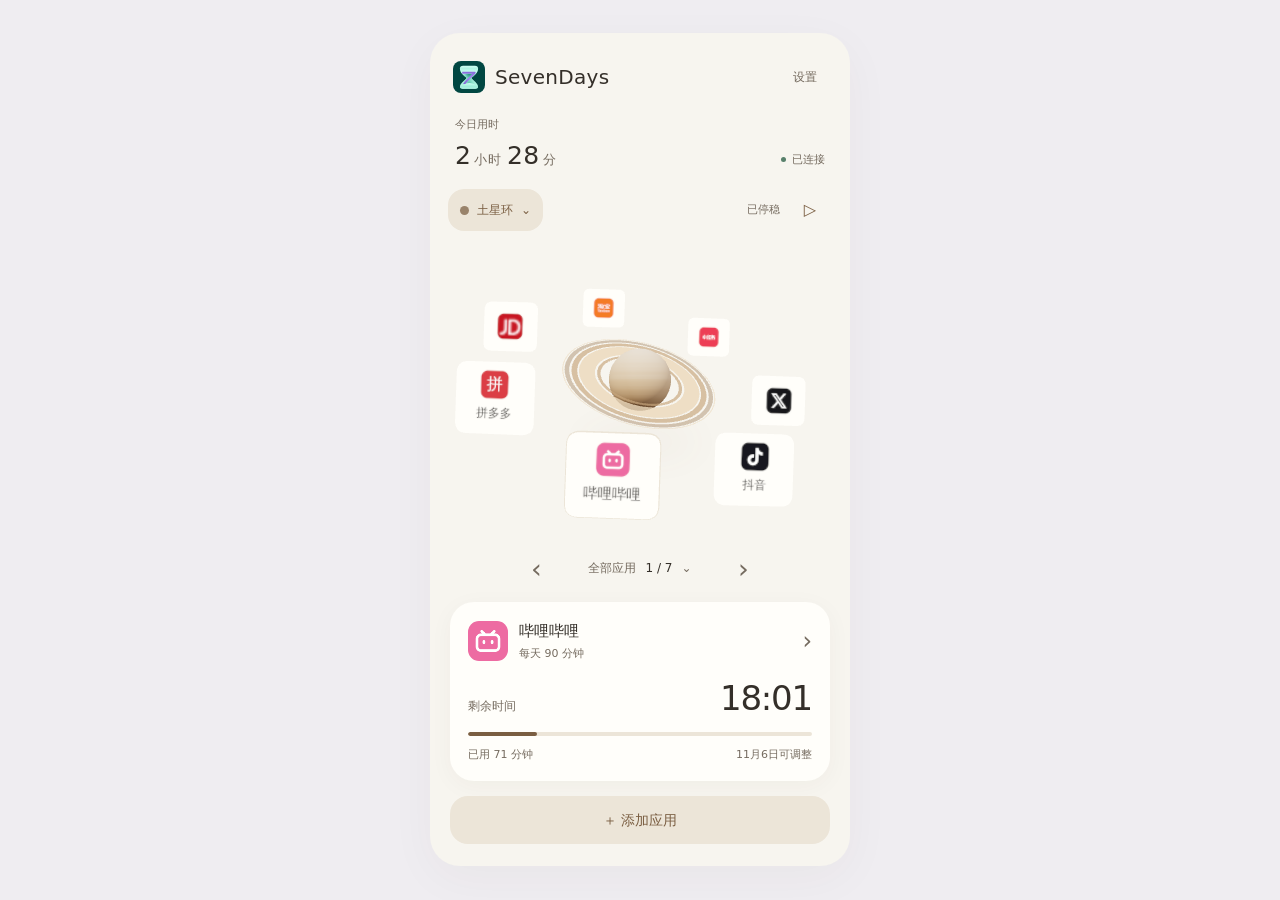
<file: prototypes/orbit/index.html>
<!doctype html>
<html lang="zh-CN"><head><meta charset="utf-8"><meta name="viewport" content="width=device-width,initial-scale=1,viewport-fit=cover"><meta name="color-scheme" content="light dark"><title>SevenDays</title><style>body{margin:0;background:light-dark(#efedf1,#111114)}#sevendays-refined-preview{min-height:100dvh;display:grid;align-items:center}</style><link rel="stylesheet" href="styles.css"></head><body>
<div id="sevendays-refined-preview" class="viz-dotted-background" data-appearance="saturn">
  <section class="so-phone" aria-label="SevenDays星环首页预览，示例数据">
    <header class="so-header">
      <svg class="so-brand" xmlns="http://www.w3.org/2000/svg" viewBox="0 0 108 108" aria-hidden="true" focusable="false">
        <defs>
          <clipPath id="sd-glass-clip"><path d="M34,16.2 H74 C81.3,16.2 84.8,20.5 84.8,26.5 C84.8,37.7 77.2,45.5 67.9,51.9 C64.9,54 63.4,55.6 63.4,57.5 C63.4,60.7 66.8,63.1 70.9,66.3 C78.8,72.4 84.3,79.6 84.3,85.8 C84.3,90.5 80.9,93.3 75.2,93.3 H32.8 C27.1,93.3 23.7,90.5 23.7,85.8 C23.7,79.6 29.2,72.4 37.1,66.3 C41.2,63.1 44.6,60.7 44.6,57.5 C44.6,55.6 43.1,54 40.1,51.9 C30.8,45.5 23.2,37.7 23.2,26.5 C23.2,20.5 26.7,16.2 34,16.2 Z"/></clipPath>
          <linearGradient id="sd-glass" gradientUnits="userSpaceOnUse" x1="54" y1="16" x2="54" y2="94"><stop offset="0" stop-color="#D0FEF4"/><stop offset="0.12" stop-color="#B1F4E3"/><stop offset="0.26" stop-color="#C5FDEF"/><stop offset="0.57" stop-color="#BDF9E8"/><stop offset="0.82" stop-color="#AFF4E0"/><stop offset="1" stop-color="#B9FBE9"/></linearGradient>
          <radialGradient id="sd-lower-shade" gradientUnits="userSpaceOnUse" cx="54" cy="73" r="25"><stop offset="0" stop-color="#5FC8AF"/><stop offset="0.48" stop-color="#81DCC4" stop-opacity="0.74"/><stop offset="1" stop-color="#81DCC4" stop-opacity="0"/></radialGradient>
          <radialGradient id="sd-upper-shade" gradientUnits="userSpaceOnUse" cx="55" cy="43" r="25"><stop offset="0" stop-color="#218D78"/><stop offset="0.38" stop-color="#4DB49E" stop-opacity="0.94"/><stop offset="0.7" stop-color="#74D3B9" stop-opacity="0.59"/><stop offset="1" stop-color="#74D3B9" stop-opacity="0"/></radialGradient>
          <linearGradient id="sd-sand" gradientUnits="userSpaceOnUse" x1="54" y1="74.4" x2="54" y2="93.3"><stop offset="0" stop-color="#D1FEF4"/><stop offset="0.46" stop-color="#A6F2DE"/><stop offset="0.7" stop-color="#9CECD7"/><stop offset="1" stop-color="#B8FCEB"/></linearGradient>
          <linearGradient id="sd-seven" gradientUnits="userSpaceOnUse" x1="54" y1="36.7" x2="54" y2="78"><stop offset="0" stop-color="#896ADB"/><stop offset="0.5" stop-color="#A289ED"/><stop offset="1" stop-color="#8161D7"/></linearGradient>
        </defs>
        <rect width="108" height="108" rx="27" fill="#014742"/>
        <path fill="url(#sd-glass)" d="M34,16.2 H74 C81.3,16.2 84.8,20.5 84.8,26.5 C84.8,37.7 77.2,45.5 67.9,51.9 C64.9,54 63.4,55.6 63.4,57.5 C63.4,60.7 66.8,63.1 70.9,66.3 C78.8,72.4 84.3,79.6 84.3,85.8 C84.3,90.5 80.9,93.3 75.2,93.3 H32.8 C27.1,93.3 23.7,90.5 23.7,85.8 C23.7,79.6 29.2,72.4 37.1,66.3 C41.2,63.1 44.6,60.7 44.6,57.5 C44.6,55.6 43.1,54 40.1,51.9 C30.8,45.5 23.2,37.7 23.2,26.5 C23.2,20.5 26.7,16.2 34,16.2 Z"/>
        <g clip-path="url(#sd-glass-clip)"><path fill="url(#sd-lower-shade)" d="M18,42 H90 V95 H18 Z"/><path fill="url(#sd-upper-shade)" d="M30,43 H79 V68 H30 Z"/><path fill="url(#sd-sand)" d="M20,86 C33,82.9 42.7,74.4 55.2,74.4 C67.9,74.4 77.3,82.3 88,86 V95 H20 Z"/></g>
        <path fill="url(#sd-seven)" d="M31,36.7 H72.4 C77,36.7 77.8,38.5 75.2,42 C68.1,51.1 54.9,61.1 41,78 H33.9 C42.2,64.1 53.9,54.1 63.8,44.4 C64.7,43.5 64.2,43 63,43 H31 Z"/>
      </svg>
      <h2>SevenDays</h2>
      <button class="so-icon so-settings" type="button" aria-label="设备与权限">设置</button>
    </header>
    <div class="so-summary"><div><span class="so-summary-label">今日用时</span><strong>2<span>小时</span>28<span>分</span></strong></div><span class="so-connected"><i aria-hidden="true"></i>已连接</span></div>
    <div class="so-orbit-toolbar">
      <button class="so-theme" type="button" aria-label="选择外观主题，当前土星环"><span class="so-theme-dot" aria-hidden="true"></span><span class="so-theme-name">土星环</span><span aria-hidden="true">⌄</span></button>
      <span class="so-motion-label">已停稳</span>
      <button class="so-icon so-brake" type="button" aria-label="转动卡片">▷</button>
    </div>
    <div class="so-stage" aria-label="应用轨道，滑动切换，轻点停止">
      <div class="so-stage-shadow" aria-hidden="true"></div>
      <div class="so-fallback-core" aria-hidden="true"><span class="so-fallback-band"></span><span class="so-fallback-sphere"></span></div>
      <div class="so-fallback-cards" hidden></div>
      <canvas class="so-webgl" aria-hidden="true"></canvas>
    </div>
    <div class="so-controls">
      <button class="so-icon so-prev" type="button" aria-label="上一个应用">‹</button>
      <button class="so-index" type="button" aria-label="选择应用"><span>全部应用</span><span class="so-count">1 / 7</span><span aria-hidden="true">⌄</span></button>
      <button class="so-icon so-next" type="button" aria-label="下一个应用">›</button>
    </div>
    <button class="so-selected" type="button" aria-label="查看当前应用规则">
      <span class="so-selected-heading"><canvas class="so-app-icon so-current-icon" width="96" height="96" aria-hidden="true"></canvas><span class="so-selection-words"><strong class="so-selection-name">哔哩哔哩</strong><span class="so-selection-quota">每天 90 分钟</span></span><span class="so-card-chevron" aria-hidden="true">›</span></span>
      <span class="so-time-line"><span class="so-remaining-label">剩余时间</span><span class="so-selection-time">18:01</span></span>
      <span class="so-remaining-track" aria-hidden="true"><span class="so-remaining-fill"></span></span>
      <span class="so-card-foot"><span class="so-used-label">已用 71 分钟</span><span>11月6日可调整</span></span>
    </button>
    <footer class="so-footer"><button class="so-add" type="button">＋ 添加应用</button></footer>
    <div class="so-modal" hidden><button class="so-scrim" type="button" aria-label="关闭面板"></button><section class="so-sheet" role="dialog" aria-modal="true" aria-labelledby="so-sheet-title"><div class="so-sheet-chrome"><div class="so-grip" aria-hidden="true"><span class="so-handle"></span></div><header><h3 id="so-sheet-title"></h3><button class="so-icon so-close" type="button" aria-label="关闭面板">×</button></header></div><div class="so-sheet-content"></div></section></div>
    <div class="so-toast" role="status" hidden></div>
    <span class="so-sr" aria-live="polite" aria-atomic="true"></span>
  </section>
</div>
<script src="three.min.js"></script>
<script src="app-assets.js"></script>
<script src="planet-themes.js"></script>
<script src="orbit-renderer.js"></script>
<script src="sheet-motion.js"></script>
<script src="scene.js"></script>

</body></html>
</file>
<file: prototypes/orbit/styles.css>
#sevendays-refined-preview{color-scheme:light dark;--so-bg:light-dark(#f7f5ef,#181713);--so-surface:light-dark(#fffefa,#28241f);--so-ink:light-dark(#342f29,#f4ecdf);--so-muted:light-dark(#756b5f,#bcb09e);--so-primary:light-dark(#7a5e42,#d6b997);--so-soft:light-dark(#ece5d8,#342d25);--so-line:light-dark(#e8e1d5,#44392e);--so-on-primary:light-dark(#fffefa,#302417);--so-shadow:light-dark(#4837230a,#00000025);--so-accent:#dfbb8a;font:14px/1.5 system-ui,-apple-system,"Segoe UI","Noto Sans SC",sans-serif;color:var(--so-ink);padding:16px 0;box-sizing:border-box}
#sevendays-refined-preview[data-appearance="star"]{--so-bg:light-dark(#f5f4fa,#171420);--so-surface:light-dark(#fff,#252131);--so-ink:light-dark(#302b40,#efeaf9);--so-muted:light-dark(#726982,#b9afc9);--so-primary:light-dark(#6757a7,#c4b3ed);--so-soft:light-dark(#ebe7f3,#332b44);--so-line:light-dark(#e4deed,#44395a);--so-on-primary:light-dark(#fff,#292038);--so-shadow:light-dark(#3a2a680b,#00000025);--so-accent:#e5bba5}
#sevendays-refined-preview[data-appearance="aurora"]{--so-bg:light-dark(#f1f7f4,#111e1c);--so-surface:light-dark(#fcfffd,#1c2c29);--so-ink:light-dark(#293e38,#e5f4ed);--so-muted:light-dark(#5b7067,#adc5b9);--so-primary:light-dark(#316e61,#a6d6c3);--so-soft:light-dark(#e0ece5,#293d35);--so-line:light-dark(#d9e4dc,#3b5146);--so-on-primary:light-dark(#fff,#1e332b);--so-shadow:light-dark(#174a320b,#00000025);--so-accent:#a8cfcd}
#sevendays-refined-preview *{box-sizing:border-box}
#sevendays-refined-preview [hidden]{display:none!important}
#sevendays-refined-preview button,#sevendays-refined-preview input{font:inherit;color:inherit}
#sevendays-refined-preview button{border:0;-webkit-tap-highlight-color:transparent;touch-action:manipulation}
#sevendays-refined-preview button:focus-visible,#sevendays-refined-preview input:focus-visible{outline:3px solid var(--so-accent);outline-offset:4px}
#sevendays-refined-preview .so-phone{width:min(100%,420px);margin:auto;background:var(--so-bg);border-radius:30px;overflow:hidden;position:relative;isolation:isolate;container-type:inline-size;box-shadow:0 12px 48px var(--so-shadow)}
#sevendays-refined-preview .so-header{display:flex;align-items:center;gap:10px;padding:22px 23px 0}
#sevendays-refined-preview .so-brand{width:32px;height:32px;flex:none}
#sevendays-refined-preview h2{margin:0;flex:1;font-size:20px;font-weight:500;letter-spacing:.015em}
#sevendays-refined-preview .so-icon{display:grid;place-items:center;flex:none;width:44px;height:44px;background:transparent;color:var(--so-primary);border-radius:15px;font-size:24px;line-height:1}
#sevendays-refined-preview .so-icon:active{background:var(--so-soft)}
#sevendays-refined-preview .so-summary{display:flex;align-items:flex-end;justify-content:space-between;padding:18px 25px 9px}
#sevendays-refined-preview .so-summary-label{display:block;color:var(--so-muted);font-size:11px;margin-bottom:3px}
#sevendays-refined-preview .so-summary strong{font-size:25px;font-weight:500;letter-spacing:.015em;font-variant-numeric:tabular-nums}
#sevendays-refined-preview .so-summary strong span{font-size:13px;font-weight:400;margin:0 6px 0 3px;color:var(--so-muted)}
#sevendays-refined-preview .so-connected{display:flex;align-items:center;gap:6px;color:var(--so-muted);font-size:11px;padding-bottom:6px}
#sevendays-refined-preview .so-connected i{display:block;width:5px;height:5px;border-radius:50%;background:light-dark(#58806b,#a4c4ad)}
#sevendays-refined-preview .so-orbit-toolbar{display:flex;align-items:center;gap:8px;padding:5px 18px 0}
#sevendays-refined-preview .so-theme{display:flex;align-items:center;gap:8px;min-height:42px;background:var(--so-soft);color:var(--so-primary);padding:9px 12px;border-radius:16px;font-size:12px}
#sevendays-refined-preview .so-theme-dot{display:block;width:9px;height:9px;border-radius:50%;background:var(--so-primary);opacity:.72}
#sevendays-refined-preview .so-motion-label{margin-left:auto;color:var(--so-muted);font-size:11px}
#sevendays-refined-preview .so-brake{font-size:16px}
#sevendays-refined-preview .so-stage{position:relative;height:clamp(282px,76cqw,318px);width:100%;touch-action:none;user-select:none;-webkit-user-select:none;cursor:grab;overflow:hidden}
#sevendays-refined-preview .so-stage:active{cursor:grabbing}
#sevendays-refined-preview .so-stage-shadow{position:absolute;width:118px;height:24px;left:50%;top:66%;transform:translate(-50%,-50%);border-radius:50%;background:var(--so-primary);filter:blur(18px);opacity:.06;pointer-events:none}
#sevendays-refined-preview .so-webgl{position:absolute;inset:0;display:block;width:100%;height:100%;touch-action:none;z-index:3}
#sevendays-refined-preview .so-controls{display:flex;align-items:center;justify-content:center;gap:24px;padding:0 20px 12px;margin-top:-4px}
#sevendays-refined-preview .so-prev,#sevendays-refined-preview .so-next{font-size:27px;color:var(--so-muted)}
#sevendays-refined-preview .so-index{display:flex;align-items:center;gap:9px;min-height:44px;background:transparent;font-size:12px;color:var(--so-muted)}
#sevendays-refined-preview .so-count{font-size:12px;font-variant-numeric:tabular-nums;color:var(--so-ink)}
#sevendays-refined-preview .so-selected{display:block;text-align:left;width:calc(100% - 40px);margin:0 20px;background:var(--so-surface);padding:18px;border-radius:24px;box-shadow:0 5px 24px var(--so-shadow)}
#sevendays-refined-preview .so-selected-heading{display:flex;align-items:center;gap:11px}
#sevendays-refined-preview .so-app-icon{display:block;width:40px;height:40px;border-radius:11px;flex:none}
#sevendays-refined-preview .so-selection-words{display:flex;flex-direction:column;gap:3px;flex:1;min-width:0}
#sevendays-refined-preview .so-selection-name{font-size:15px;font-weight:500;white-space:nowrap;text-overflow:ellipsis;overflow:hidden}
#sevendays-refined-preview .so-selection-quota{font-size:11px;color:var(--so-muted)}
#sevendays-refined-preview .so-card-chevron{font-size:24px;color:var(--so-muted)}
#sevendays-refined-preview .so-time-line{display:flex;align-items:baseline;justify-content:space-between;margin-top:16px;gap:12px}
#sevendays-refined-preview .so-remaining-label{color:var(--so-muted);font-size:12px}
#sevendays-refined-preview .so-selection-time{font-size:34px;line-height:1.2;font-weight:500;font-variant-numeric:tabular-nums;letter-spacing:-.035em;white-space:nowrap}
#sevendays-refined-preview .so-selection-time.so-exhausted{font-size:24px;color:var(--so-muted);letter-spacing:0}
#sevendays-refined-preview .so-remaining-track{display:block;width:100%;height:4px;border-radius:3px;background:var(--so-soft);overflow:hidden;margin-top:13px}
#sevendays-refined-preview .so-remaining-fill{display:block;height:100%;width:20%;border-radius:3px;background:var(--so-primary)}
#sevendays-refined-preview .so-card-foot{display:flex;align-items:center;justify-content:space-between;gap:8px;color:var(--so-muted);font-size:11px;margin-top:11px}
#sevendays-refined-preview .so-footer{padding:15px 20px 22px}
#sevendays-refined-preview .so-add{width:100%;min-height:48px;border-radius:18px;background:var(--so-soft);color:var(--so-primary);font-size:14px;font-weight:500}
#sevendays-refined-preview .so-add:active{filter:brightness(.97)}
#sevendays-refined-preview .so-modal{position:absolute;inset:0;z-index:40;display:flex;align-items:flex-end}
#sevendays-refined-preview .so-scrim{position:absolute;inset:0;background:#17131e66;border-radius:0}
#sevendays-refined-preview .so-sheet{position:relative;display:flex;flex-direction:column;width:100%;max-height:88%;padding:0;background:var(--so-bg);border-radius:27px 27px 0 0;overflow:hidden;overscroll-behavior:contain}
#sevendays-refined-preview .so-sheet-chrome{flex:none;padding:0 23px;touch-action:none;user-select:none;-webkit-user-select:none}
#sevendays-refined-preview .so-grip{display:grid;place-items:center;width:100%;height:44px;background:transparent;touch-action:none;padding:0}
#sevendays-refined-preview .so-handle{display:block;height:4px;width:36px;border-radius:3px;background:var(--so-line)}
#sevendays-refined-preview .so-grip:active .so-handle{background:var(--so-primary)}
#sevendays-refined-preview .so-sheet header{display:flex;align-items:center;justify-content:space-between;gap:12px;margin-bottom:12px}
#sevendays-refined-preview h3{margin:0;font-size:21px;font-weight:500}
#sevendays-refined-preview .so-sheet-content{display:flex;flex-direction:column;gap:11px;overflow-y:auto;min-height:0;padding:0 23px 25px;overscroll-behavior:contain;-webkit-overflow-scrolling:touch;scrollbar-width:thin}
#sevendays-refined-preview .so-sheet-content>*{flex-shrink:0}
#sevendays-refined-preview .so-app-choice:active,#sevendays-refined-preview .so-theme-choice:active,#sevendays-refined-preview button.so-setting:active{background:var(--so-soft)}
#sevendays-refined-preview .so-app-choice strong{min-width:0;overflow-wrap:anywhere}
#sevendays-refined-preview .so-selected:active{filter:brightness(.98)}
#sevendays-refined-preview .so-detail-hero{padding:16px 0 9px}
#sevendays-refined-preview .so-detail-hero span{display:block;color:var(--so-muted);font-size:12px;margin-bottom:5px}
#sevendays-refined-preview .so-detail-hero strong{font-size:42px;line-height:1.2;font-weight:500;font-variant-numeric:tabular-nums}
#sevendays-refined-preview .so-detail-line{display:flex;align-items:center;justify-content:space-between;gap:14px;padding:8px 0;font-size:13px}
#sevendays-refined-preview .so-detail-line>span:first-child{color:var(--so-muted)}
#sevendays-refined-preview .so-app-choice{display:flex;align-items:center;gap:11px;min-height:64px;padding:12px;background:var(--so-surface);border-radius:18px;text-align:left}
#sevendays-refined-preview .so-app-choice strong{font-weight:500;flex:1}
#sevendays-refined-preview .so-app-choice>span:last-child{font-size:12px;color:var(--so-muted)}
#sevendays-refined-preview .so-app-choice[aria-pressed=true]{background:var(--so-soft);box-shadow:inset 0 0 0 1.5px var(--so-primary)}
#sevendays-refined-preview .so-setting{display:flex;align-items:center;justify-content:space-between;width:100%;gap:14px;padding:14px 0;background:transparent;text-align:left;border-bottom:1px solid var(--so-line);font-size:14px;min-height:52px}
#sevendays-refined-preview .so-setting span:last-child{font-size:11px;color:var(--so-muted)}
#sevendays-refined-preview .so-device-title{font-size:24px;font-weight:500;margin-bottom:3px}
#sevendays-refined-preview .so-device-sub{font-size:12px;color:var(--so-muted);margin-bottom:5px}
#sevendays-refined-preview .so-theme-choice{display:flex;align-items:center;gap:9px;width:100%;min-height:82px;padding:8px 12px 8px 5px;background:var(--so-surface);border-radius:20px;text-align:left}
#sevendays-refined-preview .so-theme-choice[aria-pressed=true]{background:var(--so-soft);box-shadow:inset 0 0 0 1.5px var(--so-primary)}
#sevendays-refined-preview .so-theme-choice canvas{width:94px;height:62px;flex:none}
#sevendays-refined-preview .so-theme-choice>span{display:flex;flex-direction:column;gap:3px;flex:1;min-width:0}
#sevendays-refined-preview .so-theme-choice strong{font-size:15px;font-weight:500}
#sevendays-refined-preview .so-theme-choice small{font-size:11px;color:var(--so-muted)}
#sevendays-refined-preview .so-theme-choice b{display:grid;place-items:center;width:26px;height:26px;color:var(--so-primary);font-weight:400;font-size:18px}
#sevendays-refined-preview .so-number{display:flex;align-items:center;justify-content:space-between;gap:12px;font-size:13px}
#sevendays-refined-preview .so-number input{width:96px;min-height:52px;background:var(--so-soft);border:0;border-radius:14px;text-align:center;font-size:22px;padding:10px}
#sevendays-refined-preview .so-consent{display:flex;align-items:flex-start;gap:9px;min-height:44px;font-size:12px;margin:6px 0}
#sevendays-refined-preview .so-consent input{width:19px;height:19px;accent-color:var(--so-primary);margin-top:1px;flex:none}
#sevendays-refined-preview .so-primary{min-height:48px;padding:13px 20px;border-radius:18px;background:var(--so-primary);color:var(--so-on-primary);font-weight:500}
#sevendays-refined-preview .so-primary:disabled{background:var(--so-soft);color:var(--so-muted)}
#sevendays-refined-preview .so-toast{position:absolute;z-index:50;left:50%;bottom:85px;transform:translateX(-50%);padding:11px 16px;border-radius:16px;background:var(--so-primary);color:var(--so-on-primary);font-size:12px;white-space:nowrap}
#sevendays-refined-preview .so-sr{position:absolute;width:1px;height:1px;overflow:hidden;clip-path:inset(50%);white-space:nowrap}
#sevendays-refined-preview .so-fallback-core{display:none;position:absolute;left:50%;top:50%;transform:translate(-50%,-50%);width:150px;height:85px;z-index:1;pointer-events:none}
#sevendays-refined-preview[data-renderer="css-fallback"] .so-fallback-core{display:block}
#sevendays-refined-preview .so-fallback-sphere{position:absolute;width:58px;height:58px;border-radius:50%;left:46px;top:13px;background:radial-gradient(circle at 30% 22%,#f4e2c6,#c5a885 65%,#977653)}
#sevendays-refined-preview .so-fallback-band{position:absolute;inset:15px 0;border-radius:50%;border:6px solid var(--so-accent);transform:rotate(18deg);opacity:.75}
#sevendays-refined-preview[data-appearance="star"] .so-fallback-sphere{background:radial-gradient(circle at 30% 22%,#eee7fb,#b5a5d9 65%,#8d7db3)}
#sevendays-refined-preview[data-appearance="star"] .so-fallback-band{border-width:1px;box-shadow:0 0 0 4px var(--so-soft)}
#sevendays-refined-preview[data-appearance="aurora"] .so-fallback-sphere{background:radial-gradient(circle at 30% 22%,#edf8ef,#a3c8bf 65%,#799caa)}
#sevendays-refined-preview[data-appearance="aurora"] .so-fallback-band{border-width:3px;border-color:#accfc3;box-shadow:0 0 0 4px #b8c6da55}
#sevendays-refined-preview .so-fallback-cards{position:absolute;inset:0;z-index:2}
#sevendays-refined-preview .so-css-capsule{position:absolute;left:50%;top:50%;width:78px;height:74px;border-radius:17px;background:var(--so-surface);box-shadow:0 3px 10px var(--so-shadow);display:flex;align-items:center;justify-content:center;flex-direction:column;gap:6px}
#sevendays-refined-preview .so-css-capsule canvas{width:31px;height:31px}
#sevendays-refined-preview .so-css-capsule span{font-size:11px;white-space:nowrap}
@media(max-width:350px){#sevendays-refined-preview .so-header{padding-left:20px;padding-right:20px}#sevendays-refined-preview h2{font-size:19px}#sevendays-refined-preview .so-summary{padding-left:22px;padding-right:22px}#sevendays-refined-preview .so-selected{padding:16px}#sevendays-refined-preview .so-selection-time{font-size:32px}#sevendays-refined-preview .so-theme-choice canvas{width:80px;height:56px}#sevendays-refined-preview .so-theme-choice{gap:7px}}

#sevendays-refined-preview .so-settings{font-size:12px;color:var(--so-muted)}

#sevendays-refined-preview .so-icon:disabled{opacity:.35}

#sevendays-refined-preview .so-choice-time{font-variant-numeric:tabular-nums;white-space:nowrap;flex:none}
</file>
